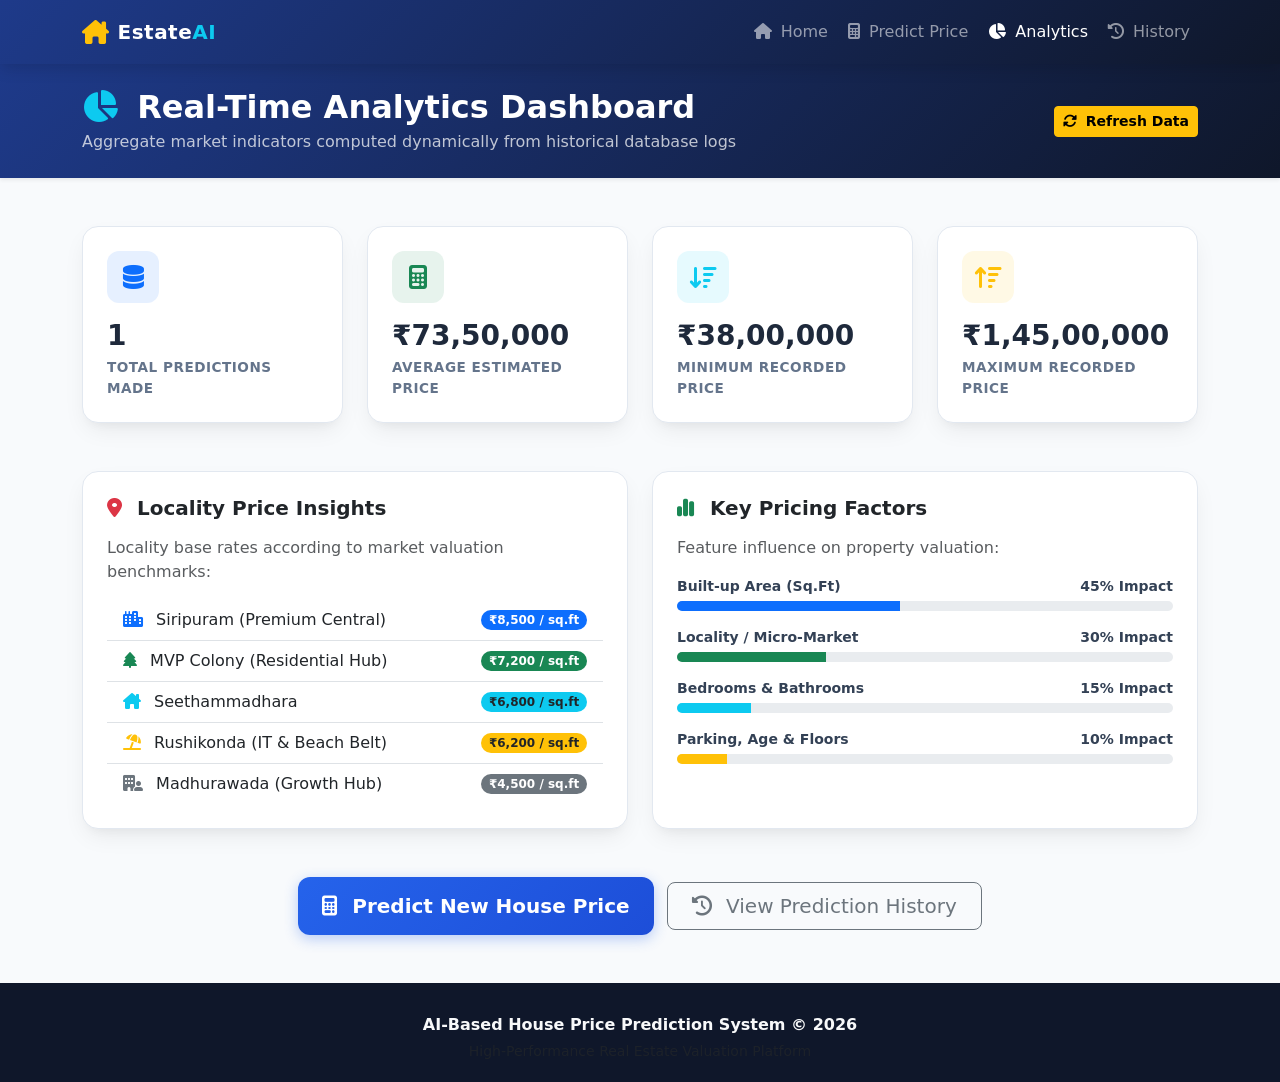
<file: frontend/dashboard.html>
<!DOCTYPE html>
<html lang="en">
<head>
    <meta charset="UTF-8">
    <meta name="viewport" content="width=device-width, initial-scale=1.0">
    <title>Valuation Analytics Dashboard | EstateAI</title>
    <!-- Bootstrap 5 CSS -->
    <link href="https://cdn.jsdelivr.net/npm/bootstrap@5.3.3/dist/css/bootstrap.min.css" rel="stylesheet">
    <!-- FontAwesome Icons -->
    <link rel="stylesheet" href="https://cdnjs.cloudflare.com/ajax/libs/font-awesome/6.5.1/css/all.min.css">
    <!-- Google Fonts -->
    <link href="https://fonts.googleapis.com/css2?family=Plus+Jakarta+Sans:wght@400;500;600;700;800&display=swap" rel="stylesheet">
    <!-- Custom CSS -->
    <link rel="stylesheet" href="css/style.css">
</head>
<body>

    <!-- Navigation Bar -->
    <nav class="navbar navbar-expand-lg navbar-dark sticky-top">
        <div class="container">
            <a class="navbar-brand d-flex align-items-center gap-2" href="index.html">
                <i class="fa-solid fa-house-chimney text-warning fs-4"></i>
                <span>Estate<span class="text-info">AI</span></span>
            </a>
            <button class="navbar-toggler" type="button" data-bs-toggle="collapse" data-bs-target="#navbarMain">
                <span class="navbar-toggler-icon"></span>
            </button>
            <div class="collapse navbar-collapse" id="navbarMain">
                <ul class="navbar-nav ms-auto mb-2 mb-lg-0 gap-1">
                    <li class="nav-item"><a class="nav-link" href="index.html"><i class="fa-solid fa-house me-1"></i> Home</a></li>
                    <li class="nav-item"><a class="nav-link" href="predict.html"><i class="fa-solid fa-calculator me-1"></i> Predict Price</a></li>
                    <li class="nav-item"><a class="nav-link active" href="dashboard.html"><i class="fa-solid fa-chart-pie me-1"></i> Analytics</a></li>
                    <li class="nav-item"><a class="nav-link" href="history.html"><i class="fa-solid fa-clock-rotate-left me-1"></i> History</a></li>
                    
                    
                </ul>
            </div>
        </div>
    </nav>

    <!-- Page Header Banner -->
    <div class="bg-primary text-white py-4 shadow-sm" style="background: linear-gradient(135deg, #1e3a8a 0%, #0f172a 100%);">
        <div class="container">
            <div class="d-flex justify-content-between align-items-center flex-wrap gap-2">
                <div>
                    <h2 class="fw-bold mb-1"><i class="fa-solid fa-chart-pie text-info me-2"></i> Real-Time Analytics Dashboard</h2>
                    <p class="text-light mb-0 opacity-75">Aggregate market indicators computed dynamically from historical database logs</p>
                </div>
                <div>
                    <button class="btn btn-warning btn-sm fw-bold" onclick="loadAnalytics()">
                        <i class="fa-solid fa-rotate me-1"></i> Refresh Data
                    </button>
                </div>
            </div>
        </div>
    </div>

    <!-- Main Analytics Content -->
    <main class="container my-5">
        <!-- KPI Row -->
        <div class="row g-4 mb-5">
            <div class="col-lg-3 col-md-6">
                <div class="stat-card">
                    <div class="stat-icon bg-primary bg-opacity-10 text-primary">
                        <i class="fa-solid fa-database"></i>
                    </div>
                    <div class="stat-val" id="statTotalPredictions">0</div>
                    <div class="stat-label">Total Predictions Made</div>
                </div>
            </div>
            <div class="col-lg-3 col-md-6">
                <div class="stat-card">
                    <div class="stat-icon bg-success bg-opacity-10 text-success">
                        <i class="fa-solid fa-calculator"></i>
                    </div>
                    <div class="stat-val" id="statAveragePrice">₹0</div>
                    <div class="stat-label">Average Estimated Price</div>
                </div>
            </div>
            <div class="col-lg-3 col-md-6">
                <div class="stat-card">
                    <div class="stat-icon bg-info bg-opacity-10 text-info">
                        <i class="fa-solid fa-arrow-down-wide-short"></i>
                    </div>
                    <div class="stat-val" id="statMinPrice">₹0</div>
                    <div class="stat-label">Minimum Recorded Price</div>
                </div>
            </div>
            <div class="col-lg-3 col-md-6">
                <div class="stat-card">
                    <div class="stat-icon bg-warning bg-opacity-10 text-warning">
                        <i class="fa-solid fa-arrow-up-wide-short"></i>
                    </div>
                    <div class="stat-val" id="statMaxPrice">₹0</div>
                    <div class="stat-label">Maximum Recorded Price</div>
                </div>
            </div>
        </div>

        <!-- Analytical Breakdown Row -->
        <div class="row g-4 mb-5">
            <div class="col-md-6">
                <div class="custom-card p-4 h-100">
                    <h5 class="fw-bold text-dark mb-3"><i class="fa-solid fa-location-dot text-danger me-2"></i> Locality Price Insights</h5>
                    <p class="text-muted">Locality base rates according to market valuation benchmarks:</p>
                    <ul class="list-group list-group-flush">
                        <li class="list-group-item d-flex justify-content-between align-items-center">
                            <span><i class="fa-solid fa-city text-primary me-2"></i> Siripuram (Premium Central)</span>
                            <span class="badge bg-primary rounded-pill">₹8,500 / sq.ft</span>
                        </li>
                        <li class="list-group-item d-flex justify-content-between align-items-center">
                            <span><i class="fa-solid fa-tree text-success me-2"></i> MVP Colony (Residential Hub)</span>
                            <span class="badge bg-success rounded-pill">₹7,200 / sq.ft</span>
                        </li>
                        <li class="list-group-item d-flex justify-content-between align-items-center">
                            <span><i class="fa-solid fa-house-chimney text-info me-2"></i> Seethammadhara</span>
                            <span class="badge bg-info text-dark rounded-pill">₹6,800 / sq.ft</span>
                        </li>
                        <li class="list-group-item d-flex justify-content-between align-items-center">
                            <span><i class="fa-solid fa-umbrella-beach text-warning me-2"></i> Rushikonda (IT & Beach Belt)</span>
                            <span class="badge bg-warning text-dark rounded-pill">₹6,200 / sq.ft</span>
                        </li>
                        <li class="list-group-item d-flex justify-content-between align-items-center">
                            <span><i class="fa-solid fa-building-user text-secondary me-2"></i> Madhurawada (Growth Hub)</span>
                            <span class="badge bg-secondary rounded-pill">₹4,500 / sq.ft</span>
                        </li>
                    </ul>
                </div>
            </div>

            <div class="col-md-6">
                <div class="custom-card p-4 h-100">
                    <h5 class="fw-bold text-dark mb-3"><i class="fa-solid fa-chart-simple text-success me-2"></i> Key Pricing Factors</h5>
                    <p class="text-muted">Feature influence on property valuation:</p>
                    <div class="mb-3">
                        <div class="d-flex justify-content-between small fw-bold mb-1">
                            <span>Built-up Area (Sq.Ft)</span>
                            <span>45% Impact</span>
                        </div>
                        <div class="progress" style="height: 10px;">
                            <div class="progress-bar bg-primary" role="progressbar" style="width: 45%;"></div>
                        </div>
                    </div>
                    <div class="mb-3">
                        <div class="d-flex justify-content-between small fw-bold mb-1">
                            <span>Locality / Micro-Market</span>
                            <span>30% Impact</span>
                        </div>
                        <div class="progress" style="height: 10px;">
                            <div class="progress-bar bg-success" role="progressbar" style="width: 30%;"></div>
                        </div>
                    </div>
                    <div class="mb-3">
                        <div class="d-flex justify-content-between small fw-bold mb-1">
                            <span>Bedrooms & Bathrooms</span>
                            <span>15% Impact</span>
                        </div>
                        <div class="progress" style="height: 10px;">
                            <div class="progress-bar bg-info" role="progressbar" style="width: 15%;"></div>
                        </div>
                    </div>
                    <div class="mb-3">
                        <div class="d-flex justify-content-between small fw-bold mb-1">
                            <span>Parking, Age & Floors</span>
                            <span>10% Impact</span>
                        </div>
                        <div class="progress" style="height: 10px;">
                            <div class="progress-bar bg-warning" role="progressbar" style="width: 10%;"></div>
                        </div>
                    </div>
                </div>
            </div>
        </div>

        <!-- Quick Navigation Bar -->
        <div class="text-center">
            <a href="predict.html" class="btn btn-primary-custom btn-lg px-4 me-2">
                <i class="fa-solid fa-calculator me-2"></i> Predict New House Price
            </a>
            <a href="history.html" class="btn btn-outline-secondary btn-lg px-4">
                <i class="fa-solid fa-clock-rotate-left me-2"></i> View Prediction History
            </a>
        </div>
    </main>

    <!-- Footer -->
    <footer class="text-center">
        <div class="container">
            <p class="mb-1 text-light fw-semibold">AI-Based House Price Prediction System &copy; 2026</p>
            <p class="small text-muted mb-0">High-Performance Real Estate Valuation Platform</p>
        </div>
    </footer>

    <!-- Bootstrap 5 JS Bundle -->
    <script src="https://cdn.jsdelivr.net/npm/bootstrap@5.3.3/dist/js/bootstrap.bundle.min.js"></script>
    <script src="js/app.js"></script>
</body>
</html>
</file>
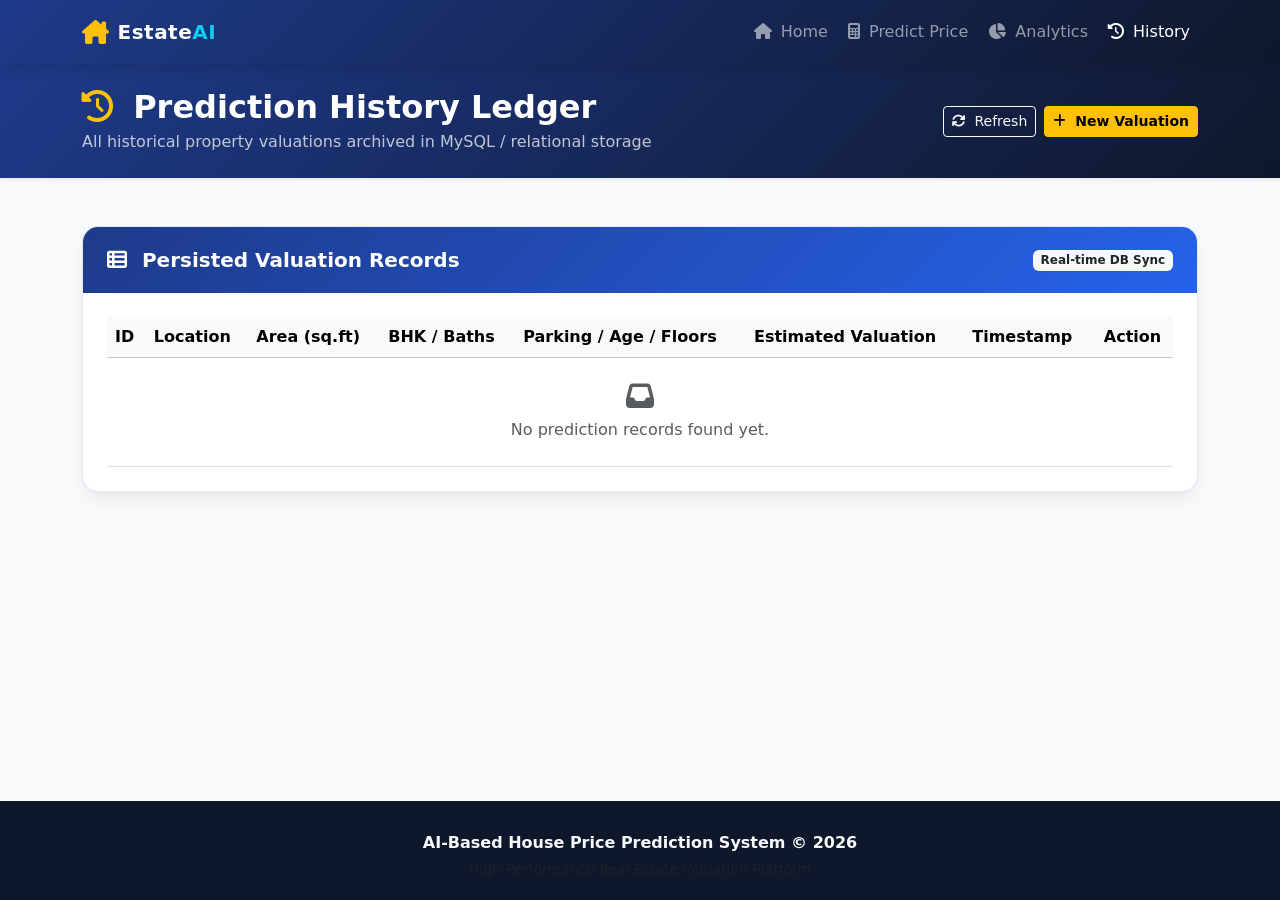
<file: frontend/history.html>
<!DOCTYPE html>
<html lang="en">
<head>
    <meta charset="UTF-8">
    <meta name="viewport" content="width=device-width, initial-scale=1.0">
    <title>Prediction History Ledger | EstateAI</title>
    <!-- Bootstrap 5 CSS -->
    <link href="https://cdn.jsdelivr.net/npm/bootstrap@5.3.3/dist/css/bootstrap.min.css" rel="stylesheet">
    <!-- FontAwesome Icons -->
    <link rel="stylesheet" href="https://cdnjs.cloudflare.com/ajax/libs/font-awesome/6.5.1/css/all.min.css">
    <!-- Google Fonts -->
    <link href="https://fonts.googleapis.com/css2?family=Plus+Jakarta+Sans:wght@400;500;600;700;800&display=swap" rel="stylesheet">
    <!-- Custom CSS -->
    <link rel="stylesheet" href="css/style.css">
</head>
<body>

    <!-- Navigation Bar -->
    <nav class="navbar navbar-expand-lg navbar-dark sticky-top">
        <div class="container">
            <a class="navbar-brand d-flex align-items-center gap-2" href="index.html">
                <i class="fa-solid fa-house-chimney text-warning fs-4"></i>
                <span>Estate<span class="text-info">AI</span></span>
            </a>
            <button class="navbar-toggler" type="button" data-bs-toggle="collapse" data-bs-target="#navbarMain">
                <span class="navbar-toggler-icon"></span>
            </button>
            <div class="collapse navbar-collapse" id="navbarMain">
                <ul class="navbar-nav ms-auto mb-2 mb-lg-0 gap-1">
                    <li class="nav-item"><a class="nav-link" href="index.html"><i class="fa-solid fa-house me-1"></i> Home</a></li>
                    <li class="nav-item"><a class="nav-link" href="predict.html"><i class="fa-solid fa-calculator me-1"></i> Predict Price</a></li>
                    <li class="nav-item"><a class="nav-link" href="dashboard.html"><i class="fa-solid fa-chart-pie me-1"></i> Analytics</a></li>
                    <li class="nav-item"><a class="nav-link active" href="history.html"><i class="fa-solid fa-clock-rotate-left me-1"></i> History</a></li>
                    
                    
                </ul>
            </div>
        </div>
    </nav>

    <!-- Page Header Banner -->
    <div class="bg-primary text-white py-4 shadow-sm" style="background: linear-gradient(135deg, #1e3a8a 0%, #0f172a 100%);">
        <div class="container">
            <div class="d-flex justify-content-between align-items-center flex-wrap gap-2">
                <div>
                    <h2 class="fw-bold mb-1"><i class="fa-solid fa-clock-rotate-left text-warning me-2"></i> Prediction History Ledger</h2>
                    <p class="text-light mb-0 opacity-75">All historical property valuations archived in MySQL / relational storage</p>
                </div>
                <div class="d-flex gap-2">
                    <button class="btn btn-outline-light btn-sm" onclick="loadHistory()">
                        <i class="fa-solid fa-arrows-rotate me-1"></i> Refresh
                    </button>
                    <a href="predict.html" class="btn btn-warning btn-sm fw-bold">
                        <i class="fa-solid fa-plus me-1"></i> New Valuation
                    </a>
                </div>
            </div>
        </div>
    </div>

    <!-- Main History Table Content -->
    <main class="container my-5">
        <!-- Notification Alert -->
        <div id="alertContainer"></div>

        <div class="custom-card">
            <div class="card-header-custom d-flex justify-content-between align-items-center">
                <span class="fs-5"><i class="fa-solid fa-table-list me-2"></i> Persisted Valuation Records</span>
                <span class="badge bg-light text-dark fw-bold">Real-time DB Sync</span>
            </div>
            <div class="p-4">
                <div class="table-responsive">
                    <table class="table table-hover align-middle mb-0" id="historyTable">
                        <thead class="table-light">
                            <tr>
                                <th>ID</th>
                                <th>Location</th>
                                <th>Area (sq.ft)</th>
                                <th>BHK / Baths</th>
                                <th>Parking / Age / Floors</th>
                                <th>Estimated Valuation</th>
                                <th>Timestamp</th>
                                <th class="text-center">Action</th>
                            </tr>
                        </thead>
                        <tbody id="historyTableBody">
                            <tr>
                                <td colspan="8" class="text-center py-4 text-muted">
                                    <div class="spinner-border spinner-border-sm text-primary me-2"></div> Loading records from database...
                                </td>
                            </tr>
                        </tbody>
                    </table>
                </div>
            </div>
        </div>
    </main>

    <!-- Footer -->
    <footer class="text-center">
        <div class="container">
            <p class="mb-1 text-light fw-semibold">AI-Based House Price Prediction System &copy; 2026</p>
            <p class="small text-muted mb-0">High-Performance Real Estate Valuation Platform</p>
        </div>
    </footer>

    <!-- Bootstrap 5 JS Bundle -->
    <script src="https://cdn.jsdelivr.net/npm/bootstrap@5.3.3/dist/js/bootstrap.bundle.min.js"></script>
    <script src="js/app.js"></script>
</body>
</html>
</file>
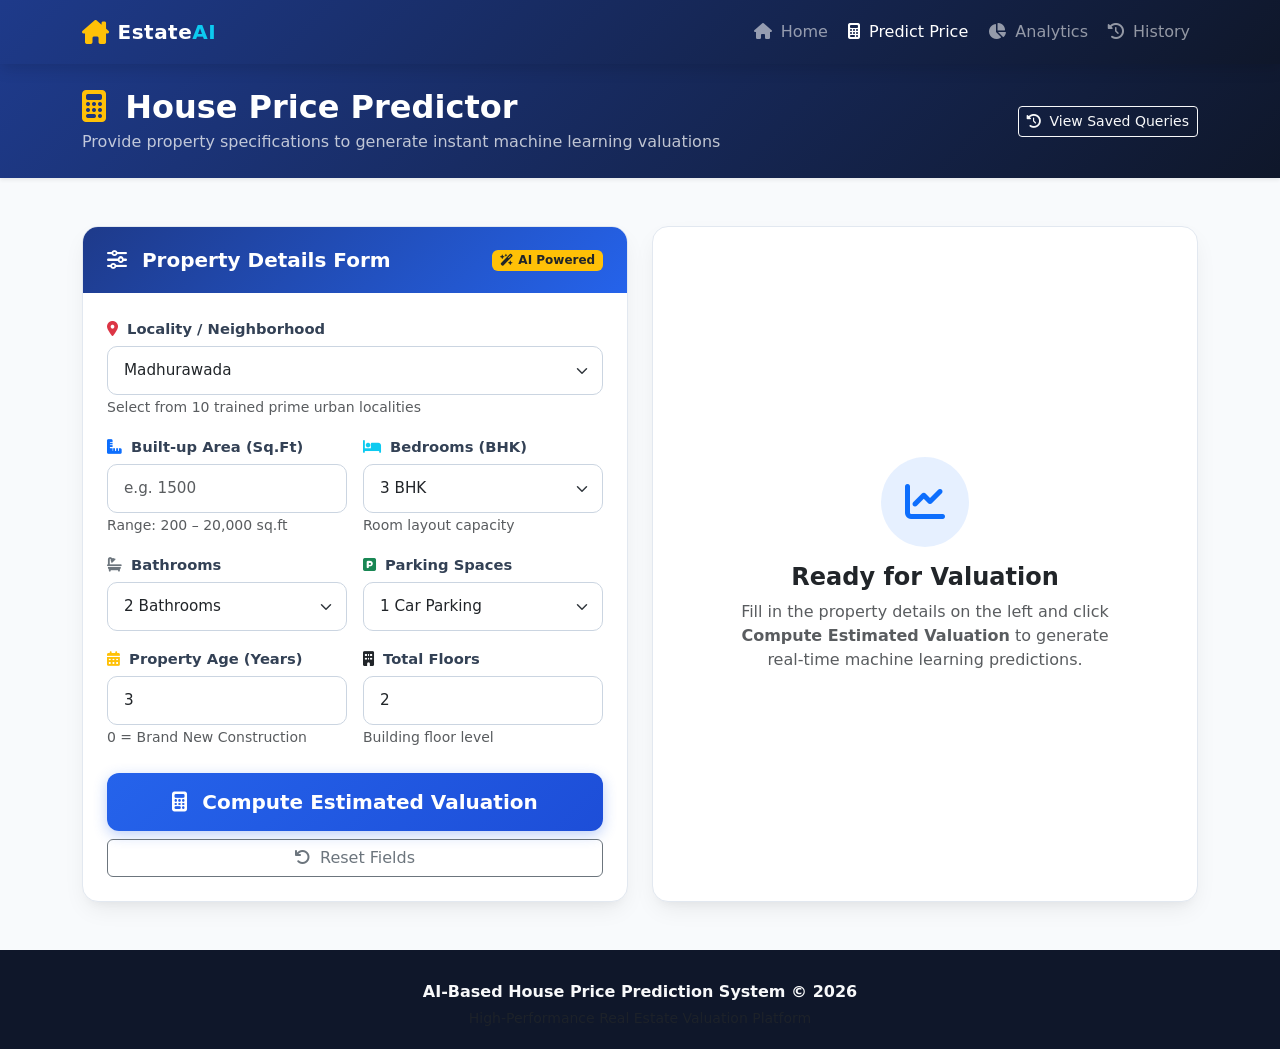
<file: frontend/predict.html>
<!DOCTYPE html>
<html lang="en">
<head>
    <meta charset="UTF-8">
    <meta name="viewport" content="width=device-width, initial-scale=1.0">
    <title>Predict Property Price | EstateAI Predictor</title>
    <!-- Bootstrap 5 CSS -->
    <link href="https://cdn.jsdelivr.net/npm/bootstrap@5.3.3/dist/css/bootstrap.min.css" rel="stylesheet">
    <!-- FontAwesome Icons -->
    <link rel="stylesheet" href="https://cdnjs.cloudflare.com/ajax/libs/font-awesome/6.5.1/css/all.min.css">
    <!-- Google Fonts -->
    <link href="https://fonts.googleapis.com/css2?family=Plus+Jakarta+Sans:wght@400;500;600;700;800&display=swap" rel="stylesheet">
    <!-- Custom CSS -->
    <link rel="stylesheet" href="css/style.css">
</head>
<body>

    <!-- Navigation Bar -->
    <nav class="navbar navbar-expand-lg navbar-dark sticky-top">
        <div class="container">
            <a class="navbar-brand d-flex align-items-center gap-2" href="index.html">
                <i class="fa-solid fa-house-chimney text-warning fs-4"></i>
                <span>Estate<span class="text-info">AI</span></span>
            </a>
            <button class="navbar-toggler" type="button" data-bs-toggle="collapse" data-bs-target="#navbarMain">
                <span class="navbar-toggler-icon"></span>
            </button>
            <div class="collapse navbar-collapse" id="navbarMain">
                <ul class="navbar-nav ms-auto mb-2 mb-lg-0 gap-1">
                    <li class="nav-item"><a class="nav-link" href="index.html"><i class="fa-solid fa-house me-1"></i> Home</a></li>
                    <li class="nav-item"><a class="nav-link active" href="predict.html"><i class="fa-solid fa-calculator me-1"></i> Predict Price</a></li>
                    <li class="nav-item"><a class="nav-link" href="dashboard.html"><i class="fa-solid fa-chart-pie me-1"></i> Analytics</a></li>
                    <li class="nav-item"><a class="nav-link" href="history.html"><i class="fa-solid fa-clock-rotate-left me-1"></i> History</a></li>
                    
                    
                </ul>
            </div>
        </div>
    </nav>

    <!-- Page Header Banner -->
    <div class="bg-primary text-white py-4 shadow-sm" style="background: linear-gradient(135deg, #1e3a8a 0%, #0f172a 100%);">
        <div class="container">
            <div class="d-flex justify-content-between align-items-center flex-wrap gap-2">
                <div>
                    <h2 class="fw-bold mb-1"><i class="fa-solid fa-calculator text-warning me-2"></i> House Price Predictor</h2>
                    <p class="text-light mb-0 opacity-75">Provide property specifications to generate instant machine learning valuations</p>
                </div>
                <div>
                    <a href="history.html" class="btn btn-outline-light btn-sm"><i class="fa-solid fa-clock-rotate-left me-1"></i> View Saved Queries</a>
                </div>
            </div>
        </div>
    </div>

    <!-- Prediction Section -->
    <main class="container my-5">
        <div class="row g-4">
            <!-- Property Input Form Card -->
            <div class="col-lg-6">
                <div class="custom-card">
                    <div class="card-header-custom d-flex align-items-center justify-content-between">
                        <span class="fs-5"><i class="fa-solid fa-sliders me-2"></i> Property Details Form</span>
                        <span class="badge bg-warning text-dark"><i class="fa-solid fa-wand-magic-sparkles"></i> AI Powered</span>
                    </div>
                    <div class="p-4">
                        <!-- Alert Container -->
                        <div id="alertContainer"></div>

                        <form id="predictionForm" onsubmit="handlePredictionSubmit(event)">
                            <div class="mb-3">
                                <label class="form-label" for="locationInput">
                                    <i class="fa-solid fa-location-dot text-danger me-1"></i> Locality / Neighborhood
                                </label>
                                <select class="form-select" id="locationInput" required>
                                    <option value="" disabled selected>Loading locations from ML service...</option>
                                </select>
                                <small class="text-muted">Select from 10 trained prime urban localities</small>
                            </div>

                            <div class="row g-3 mb-3">
                                <div class="col-md-6">
                                    <label class="form-label" for="areaInput">
                                        <i class="fa-solid fa-ruler-combined text-primary me-1"></i> Built-up Area (Sq.Ft)
                                    </label>
                                    <input type="number" class="form-control" id="areaInput" placeholder="e.g. 1500" min="200" max="20000" required>
                                    <small class="text-muted">Range: 200 – 20,000 sq.ft</small>
                                </div>
                                <div class="col-md-6">
                                    <label class="form-label" for="bedroomsInput">
                                        <i class="fa-solid fa-bed text-info me-1"></i> Bedrooms (BHK)
                                    </label>
                                    <select class="form-select" id="bedroomsInput" required>
                                        <option value="1">1 BHK</option>
                                        <option value="2">2 BHK</option>
                                        <option value="3" selected>3 BHK</option>
                                        <option value="4">4 BHK</option>
                                        <option value="5">5 BHK (Luxury)</option>
                                    </select>
                                    <small class="text-muted">Room layout capacity</small>
                                </div>
                            </div>

                            <div class="row g-3 mb-3">
                                <div class="col-md-6">
                                    <label class="form-label" for="bathroomsInput">
                                        <i class="fa-solid fa-bath text-secondary me-1"></i> Bathrooms
                                    </label>
                                    <select class="form-select" id="bathroomsInput" required>
                                        <option value="1">1 Bathroom</option>
                                        <option value="2" selected>2 Bathrooms</option>
                                        <option value="3">3 Bathrooms</option>
                                        <option value="4">4 Bathrooms</option>
                                        <option value="5">5 Bathrooms</option>
                                    </select>
                                </div>
                                <div class="col-md-6">
                                    <label class="form-label" for="parkingInput">
                                        <i class="fa-solid fa-square-parking text-success me-1"></i> Parking Spaces
                                    </label>
                                    <select class="form-select" id="parkingInput" required>
                                        <option value="0">0 (None)</option>
                                        <option value="1" selected>1 Car Parking</option>
                                        <option value="2">2 Cars</option>
                                        <option value="3">3+ Cars</option>
                                    </select>
                                </div>
                            </div>

                            <div class="row g-3 mb-4">
                                <div class="col-md-6">
                                    <label class="form-label" for="ageInput">
                                        <i class="fa-solid fa-calendar-days text-warning me-1"></i> Property Age (Years)
                                    </label>
                                    <input type="number" class="form-control" id="ageInput" placeholder="e.g. 5" min="0" max="100" value="3" required>
                                    <small class="text-muted">0 = Brand New Construction</small>
                                </div>
                                <div class="col-md-6">
                                    <label class="form-label" for="floorsInput">
                                        <i class="fa-solid fa-building text-dark me-1"></i> Total Floors
                                    </label>
                                    <input type="number" class="form-control" id="floorsInput" placeholder="e.g. 2" min="1" max="50" value="2" required>
                                    <small class="text-muted">Building floor level</small>
                                </div>
                            </div>

                            <div class="d-grid gap-2">
                                <button type="submit" id="btnPredict" class="btn btn-primary-custom btn-lg">
                                    <span id="btnPredictSpinner" class="spinner-border spinner-border-sm me-2 d-none" role="status"></span>
                                    <span id="btnPredictText"><i class="fa-solid fa-calculator me-2"></i> Compute Estimated Valuation</span>
                                </button>
                                <button type="button" class="btn btn-outline-secondary" onclick="resetForm()">
                                    <i class="fa-solid fa-arrow-rotate-left me-1"></i> Reset Fields
                                </button>
                            </div>
                        </form>
                    </div>
                </div>
            </div>

            <!-- Prediction Result Card -->
            <div class="col-lg-6">
                <div id="resultCard" class="result-card h-100 flex-column justify-content-between">
                    <div>
                        <div class="d-flex justify-content-between align-items-center mb-3">
                            <span class="badge bg-light text-dark px-3 py-2 fw-bold">
                                <i class="fa-solid fa-check-circle text-success me-1"></i> AI Valuation Generated
                            </span>
                            <span class="small opacity-75" id="resTimestamp">Just now</span>
                        </div>

                        <h5 class="fw-normal mb-1 opacity-90">Estimated Fair Market Valuation</h5>
                        <div class="price-display mb-2" id="resPrice">₹0</div>
                        <h4 class="text-warning fw-bold mb-4" id="resPriceLakhs">₹0 Lakhs</h4>

                        <h6 class="fw-bold mb-3 text-light border-bottom border-success pb-2">
                            <i class="fa-solid fa-list-ul me-2"></i> Property Parameter Summary
                        </h6>

                        <div class="d-flex flex-wrap gap-2 mb-4">
                            <span class="spec-badge"><i class="fa-solid fa-location-dot text-danger"></i> <span id="resLoc">-</span></span>
                            <span class="spec-badge"><i class="fa-solid fa-ruler-combined text-info"></i> <span id="resArea">-</span> sq.ft</span>
                            <span class="spec-badge"><i class="fa-solid fa-bed text-warning"></i> <span id="resBed">-</span> BHK</span>
                            <span class="spec-badge"><i class="fa-solid fa-bath text-info"></i> <span id="resBath">-</span> Baths</span>
                            <span class="spec-badge"><i class="fa-solid fa-car text-success"></i> <span id="resPark">-</span> Parking</span>
                            <span class="spec-badge"><i class="fa-solid fa-clock text-warning"></i> <span id="resAge">-</span> Yrs Old</span>
                            <span class="spec-badge"><i class="fa-solid fa-building"></i> <span id="resFloors">-</span> Floors</span>
                        </div>
                    </div>

                    <div>
                        <div class="mt-3 pt-3 border-top border-success d-flex justify-content-between align-items-center flex-wrap gap-2 mb-3">
                            <span class="small opacity-75">
                                <i class="fa-solid fa-shield-halved me-1"></i> Algorithm: <strong id="resModel">Gradient Boosting Regressor</strong>
                            </span>
                            <span class="badge bg-black bg-opacity-30 border border-success">
                                Saved to MySQL Ledger #<span id="resId">1</span>
                            </span>
                        </div>
                        <div class="d-flex gap-2">
                            <a href="history.html" class="btn btn-sm btn-light fw-bold flex-grow-1">
                                <i class="fa-solid fa-clock-rotate-left me-1"></i> View in History
                            </a>
                            <a href="dashboard.html" class="btn btn-sm btn-outline-light fw-bold flex-grow-1">
                                <i class="fa-solid fa-chart-pie me-1"></i> Analytics
                            </a>
                        </div>
                    </div>
                </div>

                <!-- Placeholder Card before first prediction -->
                <div id="placeholderCard" class="custom-card h-100 d-flex flex-column align-items-center justify-content-center p-5 text-center text-muted">
                    <div class="bg-primary bg-opacity-10 text-primary rounded-circle p-4 mb-3">
                        <i class="fa-solid fa-chart-line fs-1"></i>
                    </div>
                    <h4 class="fw-bold text-dark">Ready for Valuation</h4>
                    <p class="mb-0" style="max-width: 380px;">
                        Fill in the property details on the left and click <strong>Compute Estimated Valuation</strong> to generate real-time machine learning predictions.
                    </p>
                </div>
            </div>
        </div>
    </main>

    <!-- Footer -->
    <footer class="text-center">
        <div class="container">
            <p class="mb-1 text-light fw-semibold">AI-Based House Price Prediction System &copy; 2026</p>
            <p class="small text-muted mb-0">High-Performance Real Estate Valuation Platform</p>
        </div>
    </footer>

    <!-- Bootstrap 5 JS Bundle -->
    <script src="https://cdn.jsdelivr.net/npm/bootstrap@5.3.3/dist/js/bootstrap.bundle.min.js"></script>
    <!-- Custom JavaScript -->
    <script src="js/app.js"></script>
</body>
</html>
</file>
<file: frontend/css/style.css>
:root {
    --primary-color: #1e3a8a;
    --primary-light: #3b82f6;
    --accent-color: #10b981;
    --accent-dark: #059669;
    --dark-bg: #0f172a;
    --light-bg: #f8fafc;
    --card-shadow: 0 10px 25px -5px rgba(0, 0, 0, 0.08), 0 8px 10px -6px rgba(0, 0, 0, 0.04);
    --hover-shadow: 0 20px 30px -10px rgba(30, 58, 138, 0.15);
}

body {
    font-family: 'Segoe UI', system-ui, -apple-system, BlinkMacSystemFont, Roboto, sans-serif;
    background-color: var(--light-bg);
    color: #334155;
    scroll-behavior: smooth;
    min-height: 100vh;
    display: flex;
    flex-direction: column;
}

#mainTabContent {
    flex: 1 0 auto;
}

/* Navbar */
.navbar {
    background: linear-gradient(135deg, #1e3a8a 0%, #0f172a 100%);
    box-shadow: 0 4px 15px rgba(0, 0, 0, 0.15);
    padding: 12px 0;
}

.navbar-brand {
    font-weight: 800;
    letter-spacing: 0.5px;
}

/* Nav Pills (Tabs) */
.nav-pills .nav-link {
    color: #cbd5e1;
    font-weight: 600;
    font-size: 0.92rem;
    padding: 8px 16px;
    border-radius: 10px;
    transition: all 0.25s ease;
}

.nav-pills .nav-link:hover {
    color: white;
    background-color: rgba(255, 255, 255, 0.12);
}

.nav-pills .nav-link.active {
    background: linear-gradient(135deg, #3b82f6 0%, #2563eb 100%);
    color: white;
    box-shadow: 0 4px 12px rgba(37, 99, 235, 0.35);
}

/* Hero Section */
.hero-section {
    background: linear-gradient(135deg, rgba(30, 58, 138, 0.92) 0%, rgba(15, 23, 42, 0.95) 100%),
                url('https://images.unsplash.com/photo-1560518883-ce09059eeffa?auto=format&fit=crop&w=1600&q=80') center/cover no-repeat;
    color: white;
    padding: 90px 0 80px;
    border-bottom: 4px solid var(--accent-color);
}

.hero-title {
    font-size: 2.75rem;
    font-weight: 800;
    line-height: 1.2;
}

.hero-badge {
    background-color: rgba(16, 185, 129, 0.2);
    color: #34d399;
    border: 1px solid rgba(16, 185, 129, 0.4);
    padding: 6px 16px;
    border-radius: 50px;
    font-weight: 600;
    font-size: 0.85rem;
    display: inline-block;
    margin-bottom: 15px;
}

/* Cards */
.custom-card {
    background: white;
    border-radius: 16px;
    border: 1px solid #e2e8f0;
    box-shadow: var(--card-shadow);
    transition: all 0.3s cubic-bezier(0.4, 0, 0.2, 1);
}

.custom-card:hover {
    box-shadow: var(--hover-shadow);
}

.card-header-custom {
    background: linear-gradient(135deg, #1e3a8a 0%, #2563eb 100%);
    color: white;
    border-top-left-radius: 15px;
    border-top-right-radius: 15px;
    padding: 18px 24px;
    font-weight: 600;
}

/* Stat Cards */
.stat-card {
    border-radius: 16px;
    padding: 24px;
    background: white;
    border: 1px solid #e2e8f0;
    box-shadow: var(--card-shadow);
    transition: transform 0.2s ease, box-shadow 0.2s ease;
}

.stat-card:hover {
    transform: translateY(-4px);
    box-shadow: var(--hover-shadow);
}

.stat-icon {
    width: 52px;
    height: 52px;
    border-radius: 12px;
    display: flex;
    align-items: center;
    justify-content: center;
    font-size: 1.5rem;
    margin-bottom: 12px;
}

.stat-val {
    font-size: 1.75rem;
    font-weight: 700;
    color: #1e293b;
}

.stat-label {
    font-size: 0.85rem;
    color: #64748b;
    text-transform: uppercase;
    font-weight: 600;
    letter-spacing: 0.5px;
}

/* Prediction Result Banner */
.result-card {
    background: linear-gradient(135deg, #064e3b 0%, #065f46 100%);
    color: white;
    border-radius: 16px;
    padding: 30px;
    border: 2px solid #10b981;
    box-shadow: 0 15px 30px rgba(16, 185, 129, 0.2);
    display: none;
    animation: fadeIn 0.4s ease forwards;
}

@keyframes fadeIn {
    from { opacity: 0; transform: translateY(12px); }
    to { opacity: 1; transform: translateY(0); }
}

.price-display {
    font-size: 2.8rem;
    font-weight: 800;
    color: #6ee7b7;
    text-shadow: 0 2px 10px rgba(0, 0, 0, 0.3);
}

.spec-badge {
    background: rgba(255, 255, 255, 0.15);
    backdrop-filter: blur(5px);
    border: 1px solid rgba(255, 255, 255, 0.25);
    padding: 8px 14px;
    border-radius: 10px;
    font-size: 0.9rem;
    display: inline-flex;
    align-items: center;
    gap: 6px;
}

/* Form Styles */
.form-label {
    font-weight: 600;
    color: #334155;
    margin-bottom: 6px;
    font-size: 0.92rem;
}

.form-control, .form-select {
    border-radius: 10px;
    padding: 12px 16px;
    border: 1.5px solid #cbd5e1;
    font-size: 0.95rem;
    transition: all 0.2s ease;
}

.form-control:focus, .form-select:focus {
    border-color: #3b82f6;
    box-shadow: 0 0 0 4px rgba(59, 130, 246, 0.15);
}

.btn-primary-custom {
    background: linear-gradient(135deg, #2563eb 0%, #1d4ed8 100%);
    border: none;
    color: white;
    font-weight: 600;
    padding: 14px 28px;
    border-radius: 12px;
    transition: all 0.3s ease;
    box-shadow: 0 4px 14px rgba(37, 99, 235, 0.3);
}

.btn-primary-custom:hover {
    background: linear-gradient(135deg, #1d4ed8 0%, #1e40af 100%);
    box-shadow: 0 6px 20px rgba(37, 99, 235, 0.4);
    transform: translateY(-2px);
}

/* Footer */
footer {
    background: #0f172a;
    color: #94a3b8;
    padding: 30px 0 20px;
    margin-top: auto;
}
</file>
